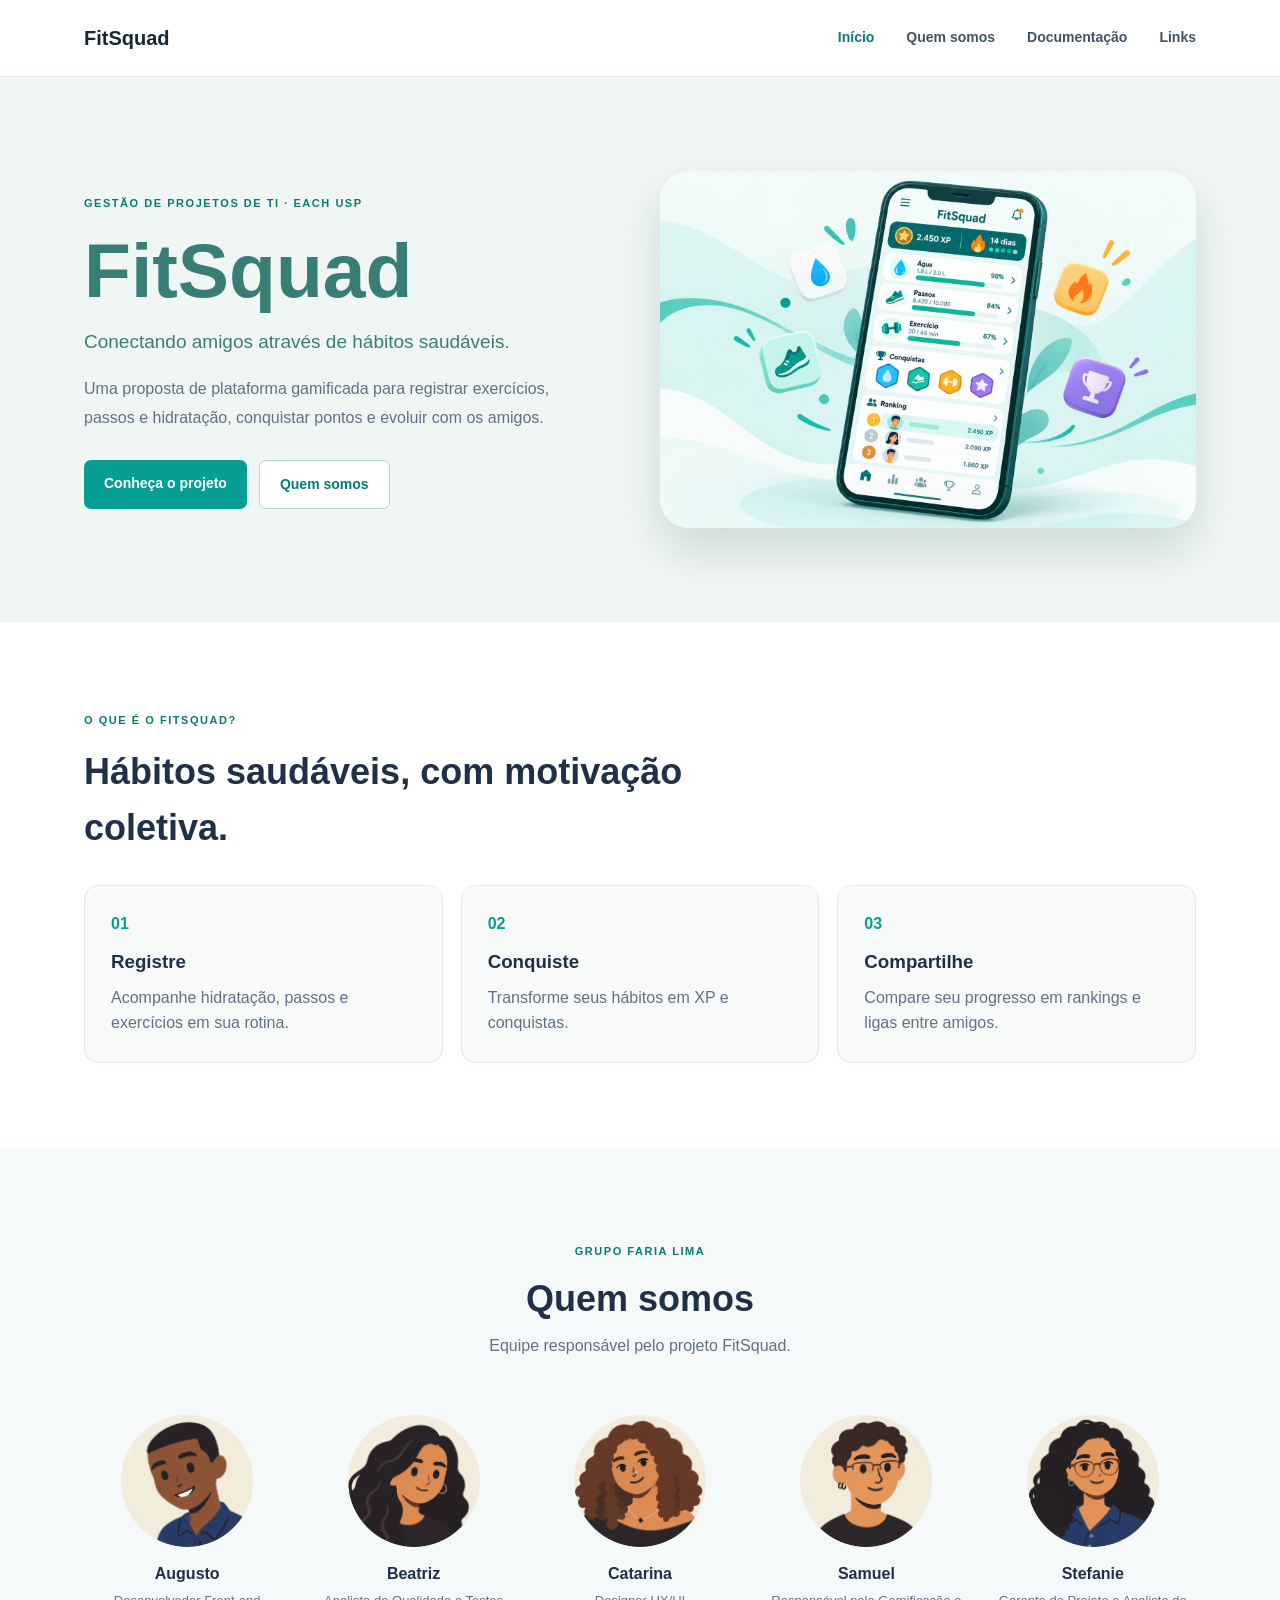
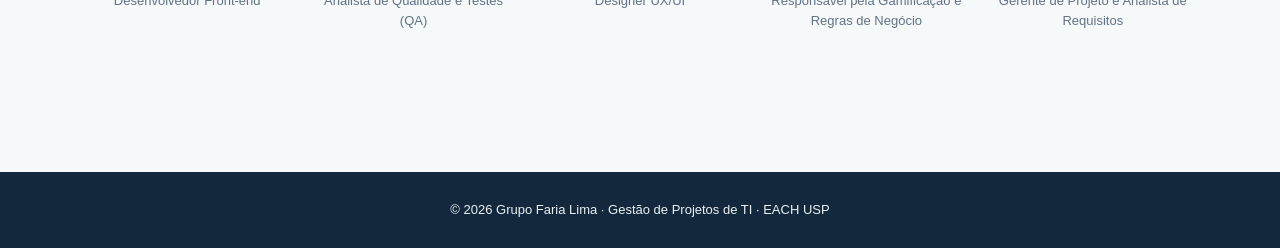
<file: index.html>
<!doctype html>
<html lang="pt-BR">
  <head>
    <meta charset="utf-8">
    <meta name="viewport" content="width=device-width,initial-scale=1">
    <meta name="description" content="FitSquad: conectando amigos através de hábitos saudáveis.">
    <title>FitSquad | Início</title>
    <link rel="icon" href="icon.png">
    <link rel="stylesheet" href="style.css?v=20261031">
  </head>
  <body>
    <header class="cabecalho">
      <nav class="menu container" aria-label="Navegação principal">
        <a class="logo" href="index.html">FitSquad</a>
        <div class="links">
          <a aria-current="page" href="index.html">Início</a>
          <a href="#equipe">Quem somos</a>
          <a href="documentacao.html">Documentação</a>
          <a href="links.html">Links</a>
        </div>
      </nav>
    </header>
    <main>
      <section id="inicio" class="hero">
        <div class="container hero-grid">
          <div class="hero-copy">
            <span class="eyebrow">GESTÃO DE PROJETOS DE TI · EACH USP</span>
            <h1>FitSquad</h1>
            <p>Conectando amigos através de hábitos saudáveis.</p>
            <p class="descricao-hero">Uma proposta de plataforma gamificada para registrar exercícios, passos e hidratação, conquistar pontos e evoluir com os amigos.</p>
            <div class="acoes">
              <a class="botao" href="documentacao.html">Conheça o projeto</a>
              <a class="botao secundario" href="#equipe">Quem somos</a>
            </div>
          </div>
          <div class="hero-art">
            <img src="images/fitsquad-app-hero.png" alt="Celular exibindo o aplicativo FitSquad com hábitos, pontos, conquistas e ranking">
          </div>
        </div>
      </section>
      <section class="visao">
        <div class="container">
          <span class="eyebrow">O QUE É O FITSQUAD?</span>
          <h2>Hábitos saudáveis, com motivação coletiva.</h2>
          <div class="vantagens">
            <article>
              <span class="numero">01</span>
              <h3>Registre</h3>
              <p>Acompanhe hidratação, passos e exercícios em sua rotina.</p>
            </article>
            <article>
              <span class="numero">02</span>
              <h3>Conquiste</h3>
              <p>Transforme seus hábitos em XP e conquistas.</p>
            </article>
            <article>
              <span class="numero">03</span>
              <h3>Compartilhe</h3>
              <p>Compare seu progresso em rankings e ligas entre amigos.</p>
            </article>
          </div>
        </div>
      </section>
      <section id="equipe" class="equipe">
        <div class="container">
          <span class="eyebrow">GRUPO FARIA LIMA</span>
          <h2>Quem somos</h2>
          <p class="subtitulo">Equipe responsável pelo projeto FitSquad.</p>
          <div class="pessoas">
            <article class="pessoa">
              <div class="foto"><img src="images/augusto.png" alt="Foto de Augusto"></div>
              <h3>Augusto</h3>
              <p>Desenvolvedor Front-end</p>
            </article>
            <article class="pessoa">
              <div class="foto"><img src="images/bea.png" alt="Foto de Beatriz"></div>
              <h3>Beatriz</h3>
              <p>Analista de Qualidade e Testes (QA)</p>
            </article>
            <article class="pessoa">
              <div class="foto"><img src="images/cat.png" alt="Foto de Catarina"></div>
              <h3>Catarina</h3>
              <p>Designer UX/UI</p>
            </article>
            <article class="pessoa">
              <div class="foto"><img src="images/samuel.png" alt="Foto de Samuel"></div>
              <h3>Samuel</h3>
              <p>Responsável pela Gamificação e Regras de Negócio</p>
            </article>
            <article class="pessoa">
              <div class="foto"><img src="images/ste.png" alt="Foto de Stefanie"></div>
              <h3>Stefanie</h3>
              <p>Gerente de Projeto e Analista de Requisitos</p>
            </article>
          </div>
        </div>
      </section>
    </main>
    <footer>
      <div class="container">© 2026 Grupo Faria Lima · Gestão de Projetos de TI · EACH USP</div>
    </footer>
  </body>
</html>
</file>
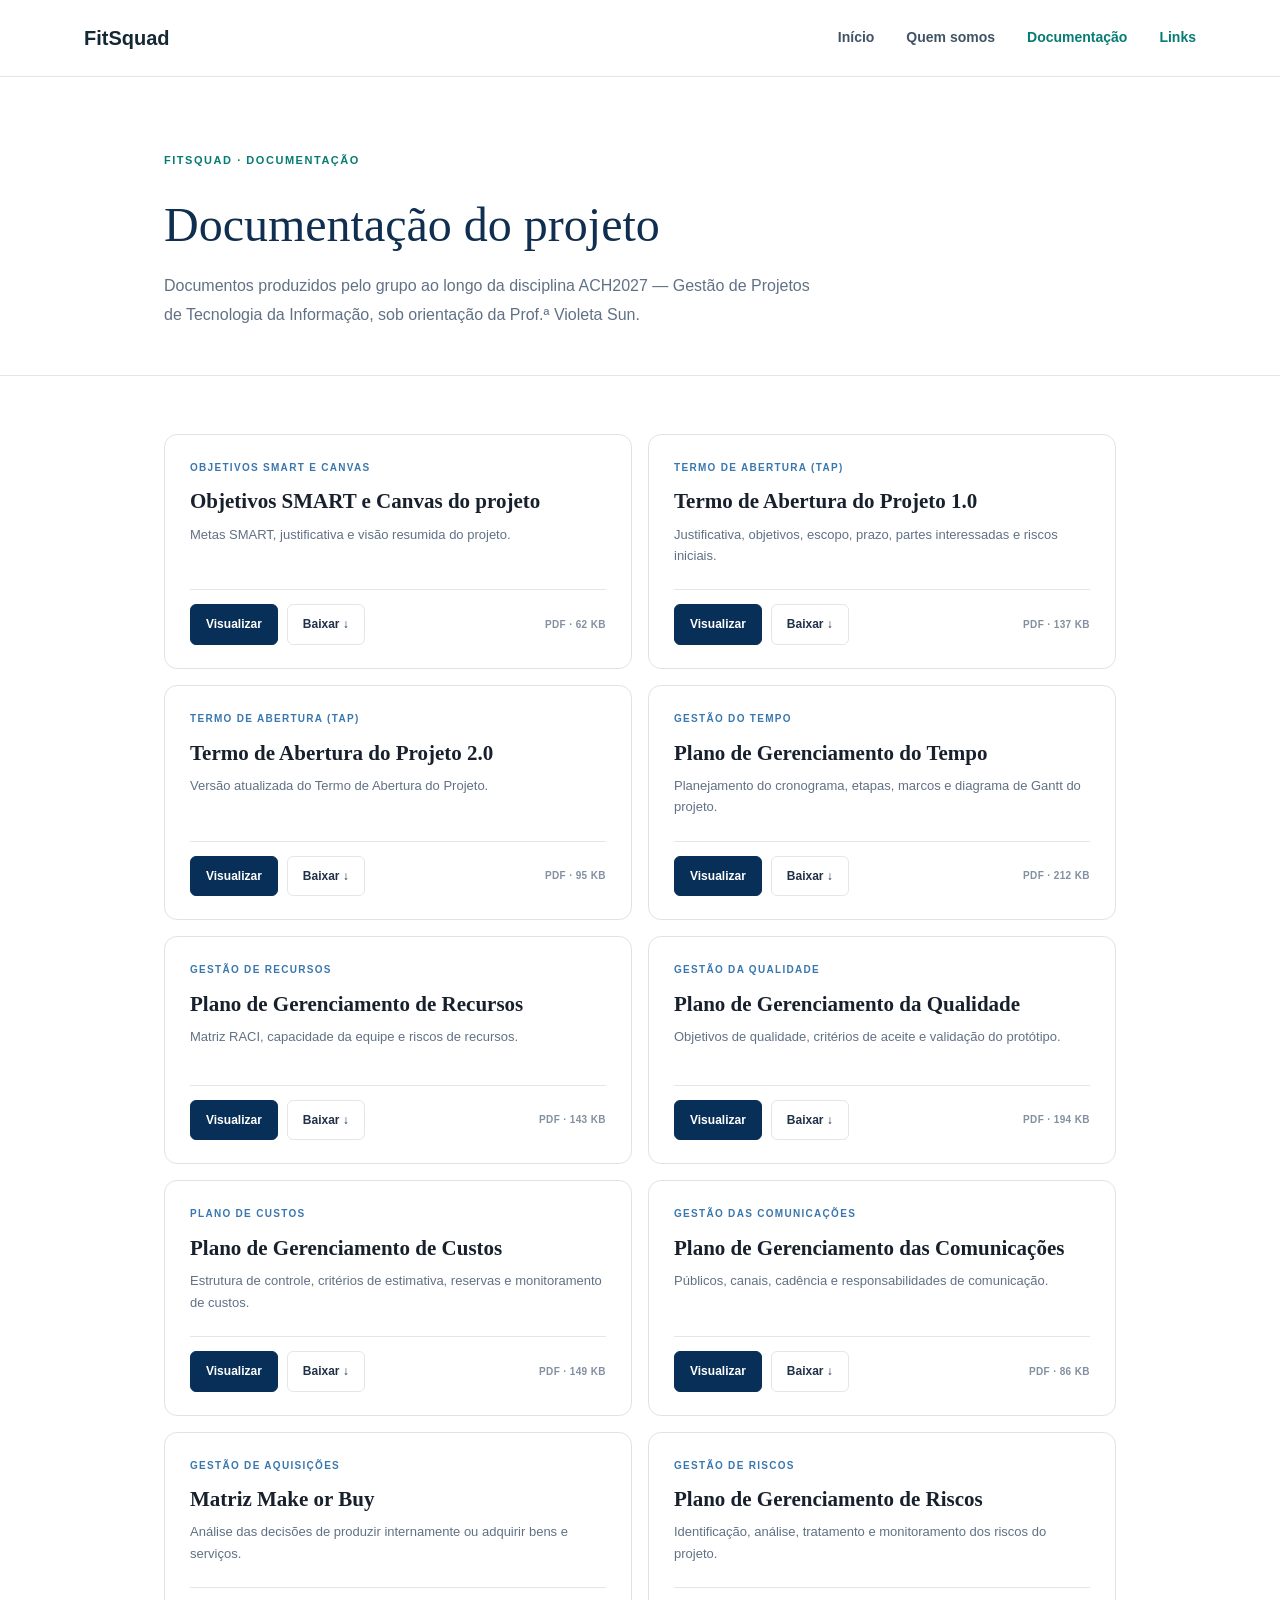
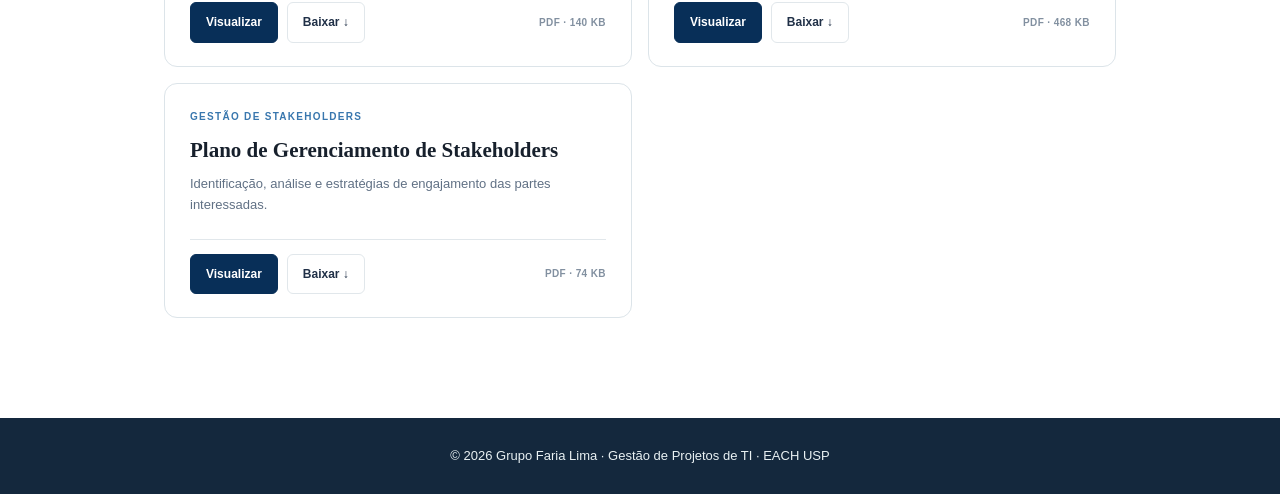
<file: documentacao.html>
<!doctype html>
<html lang="pt-BR">
  <head>
    <meta charset="utf-8">
    <meta name="viewport" content="width=device-width,initial-scale=1">
    <meta name="description" content="Documentação do projeto FitSquad">
    <title>FitSquad | Documentação</title>
    <link rel="icon" href="icon.png">
    <link rel="stylesheet" href="style.css">
  </head>
  <body>
    <header class="cabecalho">
      <nav class="menu container" aria-label="Navegação principal">
        <a class="logo" href="index.html">FitSquad</a>
        <div class="links">
          <a href="index.html">Início</a>
          <a href="index.html#equipe">Quem somos</a>
          <a href="documentacao.html" aria-current="page">Documentação</a>
          <a href="links.html" aria-current="page">Links</a>
        </div>
      </nav>
    </header>
    <main class="docs-main">
      <section class="docs-cabecalho">
        <div class="container docs-container">
          <span class="eyebrow">FITSQUAD · DOCUMENTAÇÃO</span>
          <h1>Documentação do projeto</h1>
          <p class="intro-doc">Documentos produzidos pelo grupo ao longo da disciplina ACH2027 — Gestão de Projetos de Tecnologia da Informação, sob orientação da Prof.ª Violeta Sun.</p>
        </div>
      </section>
      <section class="docs-conteudo">
        <div class="container docs-container">
          <div id="documentos-grid" class="documentos-grid" aria-live="polite">
            <p>Carregando documentos...</p>
          </div>
          <p id="doc-erro" class="mensagem-erro" hidden></p>
        </div>
      </section>
    </main>

    <footer>
      <div class="container">© 2026 Grupo Faria Lima · Gestão de Projetos de TI · EACH USP</div>
    </footer>
    
    <dialog id="visualizador-pdf" class="pdf-modal" aria-labelledby="pdf-titulo">
      <div class="pdf-modal-conteudo">
        <header class="pdf-modal-cabecalho">
          <h2 id="pdf-titulo">Visualização do documento</h2>
          <div class="pdf-modal-acoes">
            <a id="pdf-download" class="doc-botao" href="#" download>Baixar PDF</a>
            <button id="pdf-fechar" class="pdf-fechar" type="button" aria-label="Fechar visualização">×</button>
          </div>
        </header>
        <div class="pdf-modal-corpo">
          <iframe id="pdf-frame" title="Visualização do documento PDF"></iframe>
        </div>
      </div>
    </dialog>
    <script src="documentacao.js?v=20261031b" defer></script>
  </body>
</html>
</file>
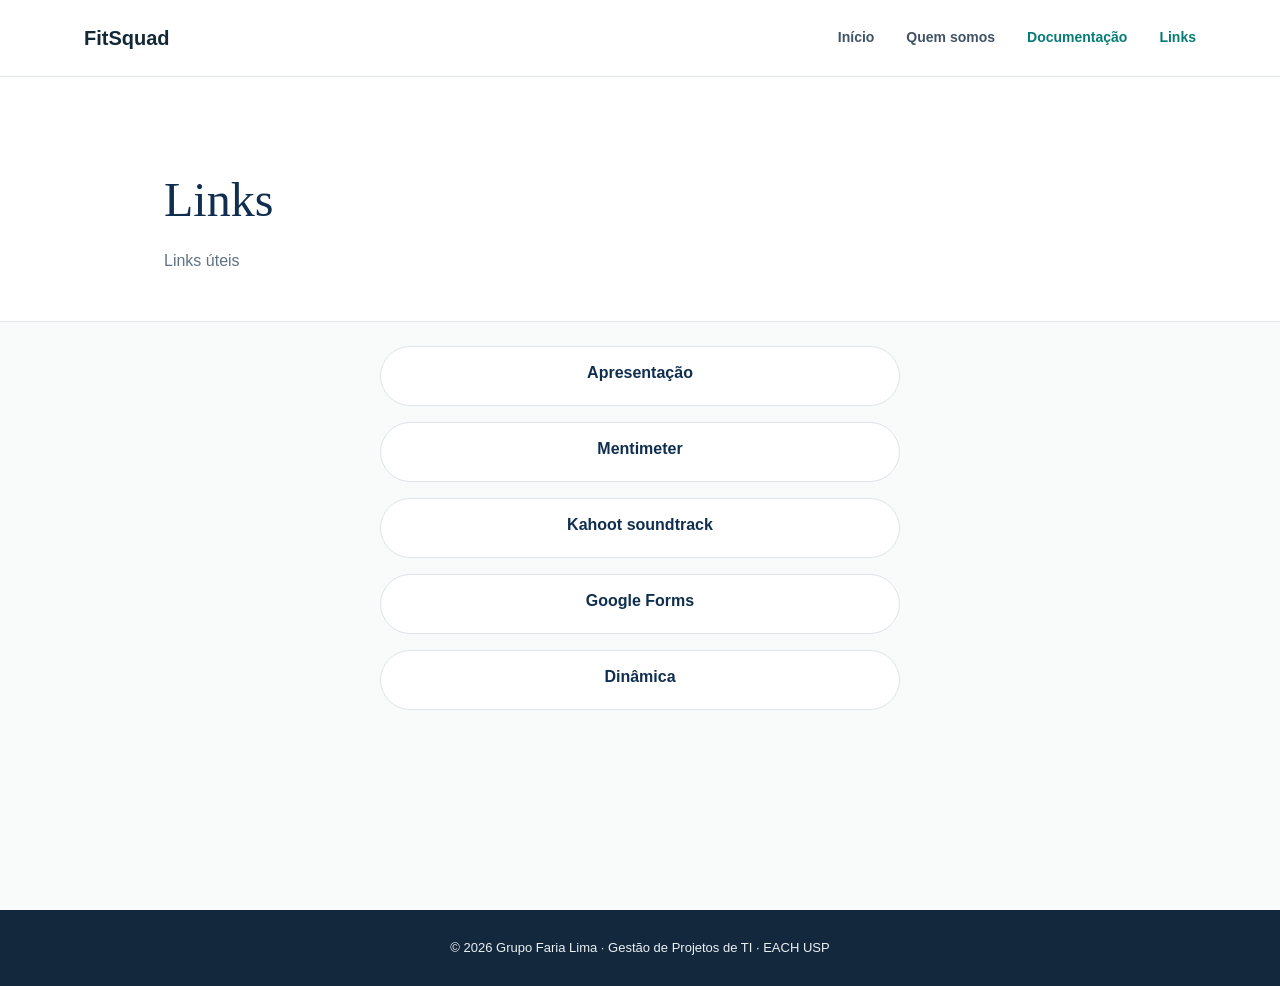
<file: links.html>
<!doctype html>
<html lang="pt-BR">
  <head>
    <meta charset="utf-8">
    <meta name="viewport" content="width=device-width,initial-scale=1">
    <meta name="description" content="Links do projeto FitSquad">
    <title>FitSquad | Links</title>
    <link rel="icon" href="icon.png">
    <link rel="stylesheet" href="style.css">
  </head>
  <body>
    <header class="cabecalho">
      <nav class="menu container" aria-label="Navegação principal">
        <a class="logo" href="index.html">FitSquad</a>
        <div class="links">
          <a href="index.html">Início</a>
          <a href="index.html#equipe">Quem somos</a>
          <a href="documentacao.html" aria-current="page">Documentação</a>
          <a href="links.html" aria-current="page">Links</a>
        </div>
      </nav>
    </header>


    <main class="docs-main" style="min-height: 0vh">
      <section class="docs-cabecalho">
        <div class="container docs-container">
          <h1>Links</h1>
          <p class="intro-doc">Links úteis</p>
        </div>
      </section>
    </main>


    <section class="links-main">
      <div class="links-list" role="group" style="min-height: 60vh">
        
        <a class="link-pill" type="button" href="https://canva.link/siihkkzj8c6o2yc">
          Apresentação
        </a>

        <a class="link-pill" type="button" href="https://www.mentimeter.com/app/home">
          Mentimeter
        </a>

         <a class="link-pill" type="button" href="https://www.youtube.com/watch?v=s6IpANWeBsA">
          Kahoot soundtrack
        </a>

        <a class="link-pill" type="button" href="https://forms.gle/bDcRXZFeyLMNpNQy5">
          Google Forms
        </a>

        <a class="link-pill" type="button" href="https://canva.link/pqohp8b79cmsplu">
          Dinâmica
        </a>

        

      </div>
    </section>



    <footer>
      <div class="container">© 2026 Grupo Faria Lima · Gestão de Projetos de TI · EACH USP</div>
    </footer>
    
   
  </body>
</html>
</file>
<file: style.css>
:root {
  --verde: #079f95;
  --verde-escuro: #067b74;
  --verde-texto: #397e76;
  --azul: #122b47;
  --texto: #203047;
  --cinza: #617185;
  --borda: #e1e7eb;
  --fundo: #f6f9f9;
}

* {
  box-sizing: border-box;
}

html {
  scroll-behavior: smooth;
  scroll-padding-top: 90px;
}

body {
  margin: 0;
  font-family: Arial, Helvetica, sans-serif;
  color: var(--texto);
  line-height: 1.55;
}

a {
  text-decoration: none;
  color: inherit;
}

button,
input {
  font: inherit;
}

.container {
  max-width: 1160px;
  margin: auto;
  padding-inline: 24px;
}

.cabecalho {
  position: sticky;
  top: 0;
  z-index: 20;
  background: #fff;
  border-bottom: 1px solid var(--borda);
}

.menu {
  height: 76px;
  display: flex;
  align-items: center;
  justify-content: space-between;
  gap: 20px;
}

.logo {
  font-size: 20px;
  font-weight: 800;
  color: #142836;
}

.links {
  display: flex;
  align-items: center;
  gap: 32px;
}

.links a {
  font-size: 14px;
  font-weight: 600;
  color: #405365;
}

.links a:hover,
.links a[aria-current=page] {
  color: var(--verde-escuro);
}

.eyebrow {
  font-size: 11px;
  font-weight: 800;
  letter-spacing: .14em;
  color: var(--verde-escuro);
}

h1,
h2,
h3,
p {
  margin-top: 0;
}

.hero {
  background: #f0f6f4;
}

.hero-grid {
  min-height: 545px;
  display: grid;
  grid-template-columns: 1fr 1fr;
  align-items: center;
  gap: 40px;
}

.hero h1 {
  font-size: clamp(52px, 6vw, 80px);
  line-height: 1.1;
  color: var(--verde-texto);
  margin: 14px 0;
}

.hero-copy>p {
  font-size: 19px;
  color: var(--verde-texto);
}

.hero-copy .descricao-hero {
  font-size: 16px;
  line-height: 1.8;
  color: var(--cinza);
  max-width: 510px;
}

.hero-art img {
  width: 100%;
  height: auto;
  display: block;
}

.acoes {
  display: flex;
  gap: 12px;
  flex-wrap: wrap;
  margin-top: 27px;
}

.botao {
  display: inline-block;
  padding: 13px 20px;
  background: var(--verde);
  color: #fff;
  border-radius: 7px;
  font-weight: 700;
  font-size: 14px;
}

.botao:hover {
  background: var(--verde-escuro);
}

.botao.secundario {
  background: #fff;
  color: var(--verde-escuro);
  border: 1px solid #b3d8d4;
}

.visao {
  padding: 85px 0;
  background: #fff;
}

.visao h2 {
  font-size: clamp(25px, 3vw, 36px);
  max-width: 700px;
  margin: 12px 0 30px;
}

.vantagens {
  display: grid;
  grid-template-columns: repeat(3, 1fr);
  gap: 18px;
}

.vantagens article {
  background: #f7faf9;
  padding: 26px;
  border: 1px solid var(--borda);
  border-radius: 14px;
}

.vantagens h3 {
  margin: 10px 0;
}

.vantagens p {
  margin-bottom: 0;
  color: var(--cinza);
}

.numero {
  font-weight: 800;
  color: var(--verde);
}

.equipe {
  text-align: center;
  padding: 90px 0 110px;
  background: var(--fundo);
}

.equipe h2 {
  font-size: 36px;
  margin: 8px 0;
}

.subtitulo {
  color: var(--cinza);
  margin-bottom: 38px;
}

.pessoas {
  display: grid;
  grid-template-columns: repeat(5, minmax(0, 1fr));
  gap: 20px;
}

.pessoa {
  padding: 18px 8px;
}

.foto {
  width: 132px;
  height: 132px;
  border-radius: 50%;
  margin: 0 auto 15px;
  background: #e8eeed;
  display: flex;
  align-items: center;
  justify-content: center;
  overflow: hidden;
}

.foto img {
  max-width: 100%;
  max-height: 100%;
  object-fit: contain;
}

.pessoa h3 {
  font-size: 16px;
  margin-bottom: 4px;
}

.pessoa p {
  font-size: 13px;
  color: var(--cinza);
}

footer {
  padding: 28px 0;
  background: #14283d;
  color: #e9f1f3;
  text-align: center;
  font-size: 13px;
}

.docs-main {
  background: #f9fbfb;
  min-height: 80vh;
  padding: 75px 0 105px;
}

.docs-main h1 {
  font-size: clamp(34px, 4vw, 50px);
  margin: 10px 0;
}

.intro-doc {
  color: var(--cinza);
  max-width: 700px;
  line-height: 1.8;
}

.docs-toolbar {
  margin: 34px 0 24px;
  max-width: 450px;
}

.docs-toolbar label {
  display: block;
  font-size: 13px;
  font-weight: 700;
  margin-bottom: 9px;
}

.docs-toolbar input {
  width: 100%;
  border: 1px solid #cfd9df;
  border-radius: 9px;
  padding: 13px 14px;
  background: #fff;
  outline-color: var(--verde);
}

.documentos-grid {
  display: grid;
  grid-template-columns: repeat(2, minmax(0, 1fr));
  gap: 19px;
}

.documento-card {
  display: flex;
  flex-direction: column;
  min-height: 226px;
  background: #fff;
  border: 1px solid var(--borda);
  border-radius: 13px;
  padding: 23px 25px;
  transition: box-shadow .15s, transform .15s;
}

.documento-card:hover {
  box-shadow: 0 10px 28px #193f5012;
  transform: translateY(-2px);
}

.doc-categoria {
  font-size: 10px;
  font-weight: 800;
  letter-spacing: .13em;
  text-transform: uppercase;
  color: var(--verde-escuro);
}

.doc-titulo {
  font-family: Georgia, serif;
  font-size: 21px;
  line-height: 1.3;
  margin: 13px 0 8px;
}

.doc-descricao {
  font-size: 13px;
  color: var(--cinza);
  line-height: 1.65;
  flex: 1;
}

.doc-acoes {
  display: flex;
  gap: 9px;
  border-top: 1px solid var(--borda);
  padding-top: 14px;
  margin-top: 10px;
}

.doc-botao {
  display: inline-flex;
  align-items: center;
  justify-content: center;
  padding: 9px 14px;
  border: 1px solid var(--borda);
  border-radius: 6px;
  font-size: 12px;
  font-weight: 700;
}

.doc-botao.primario {
  background: var(--azul);
  border-color: var(--azul);
  color: #fff;
}

.doc-botao:hover {
  opacity: .88;
}

.em-breve {
  font-size: 12px;
  color: var(--cinza);
  font-weight: 700;
  padding: 9px 0;
}

.mensagem-erro {
  color: #b42318;
}

.vazio {
  color: var(--cinza);
}


.links-main {
    display: flex;
    align-items: center;
    justify-content: center;
    padding: 24px;
    background: #f9fbfb;
}

.links-list {
  display: flex;
  flex-direction: column;
  gap: 16px;
  width: min(100%, 520px);
}

.link-pill {
  min-height: 60px;
  padding: 14px 28px;
  border: 1px solid #dce4e9;
  border-radius: 999px;
  background: #fff;
  color: #102f50;
  font-size: 16px;
  font-weight: 700;
  text-align: center;
  /* cursor: pointer; */
  transition: background-color .2s, border-color .2s, box-shadow .2s, transform .2s;
}

.link-pill:not(:disabled):hover {
  transform: translateY(-2px);
  border-color: #079f95;
  background: #f7faf9;
  box-shadow: 0 8px 18px rgba(13, 77, 74, .14);
}

.link-pill:focus-visible {
  outline: 3px solid rgba(7, 159, 149, .35);
  outline-offset: 3px;
}

.link-pill:disabled {
  cursor: default;
  opacity: 1;
}

@media (max-width: 850px) {
  .hero-grid {
    grid-template-columns: 1fr;
    padding-block: 65px;
    text-align: center;
  }

  .hero-copy .descricao-hero {
    margin-inline: auto;
  }

  .acoes {
    justify-content: center;
  }

  .hero-art {
    max-width: 550px;
    margin: auto;
  }

  .pessoas {
    grid-template-columns: repeat(3, 1fr);
  }
}

@media (max-width: 600px) {
  .container {
    padding-inline: 18px;
  }

  .menu {
    height: auto;
    min-height: 75px;
    align-items: flex-start;
    flex-direction: column;
    justify-content: center;
    gap: 9px;
    padding-block: 13px;
  }

  .links {
    gap: 16px;
    flex-wrap: wrap;
  }

  .links a {
    font-size: 12px;
  }

  .hero-grid {
    min-height: 0;
  }

  .hero h1 {
    font-size: 49px;
  }

  .hero-copy>p {
    font-size: 16px;
  }

  .vantagens,
  .documentos-grid {
    grid-template-columns: 1fr;
  }

  .pessoas {
    grid-template-columns: repeat(2, 1fr);
  }

  .foto {
    height: 112px;
    width: 112px;
  }

  .visao,
  .equipe,
  .docs-main {
    padding-block: 55px;
  }

  .documento-card {
    min-height: 205px;
  }

  html {
    scroll-padding-top: 125px;
  }
}

.hero {
  overflow: hidden;
}

.hero-art {
  padding: 24px 0;
  filter: drop-shadow(0 22px 22px rgba(13, 77, 74, .16));
  animation: hero-float 5s ease-in-out infinite;
  will-change: transform;
}

.hero-art img {
  border-radius: 28px;
}

@keyframes hero-float {
  0%,
  100% {
    transform: translateY(0) rotate(-.35deg);
  }

  50% {
    transform: translateY(-12px) rotate(.35deg);
  }
}

@media (prefers-reduced-motion: reduce) {
  html {
    scroll-behavior: auto;
  }

  .hero-art {
    animation: none;
  }
}

.docs-main {
  padding: 0;
  background: #fff;
}

.docs-container {
  max-width: 1000px;
}

.docs-cabecalho {
  padding: 70px 0 45px;
  border-bottom: 1px solid var(--borda);
}

.docs-cabecalho h1 {
  font-family: Georgia, serif;
  font-size: clamp(36px, 4vw, 48px);
  font-weight: 500;
  color: #102f50;
  margin: 16px 0 10px;
}

.docs-cabecalho .intro-doc {
  max-width: 650px;
  margin: 0;
}

.docs-conteudo {
  padding: 58px 0 100px;
}

.docs-toolbar {
  margin: 0 0 28px;
  max-width: 390px;
}

.documentos-grid {
  gap: 16px;
}

.documento-card {
  min-height: 228px;
  padding: 25px 25px 23px;
  border-color: #dce4e9;
  box-shadow: none;
}

.doc-categoria {
  color: #3977ae;
}

.doc-titulo {
  color: #17202c;
}

.doc-acoes {
  align-items: center;
}

.doc-botao {
  padding: 10px 15px;
}

.doc-botao.primario {
  background: #082f58;
  border-color: #082f58;
}

.doc-meta {
  margin-left: auto;
  color: #8290a0;
  font-size: 10px;
  font-weight: 700;
  letter-spacing: .04em;
  white-space: nowrap;
}

@media (max-width: 600px) {
  .docs-cabecalho {
    padding: 48px 0 34px;
  }

  .docs-conteudo {
    padding: 38px 0 65px;
  }

  .doc-meta {
    width: 100%;
    margin: 4px 0 0;
  }

  .doc-acoes {
    flex-wrap: wrap;
  }
}

.pdf-modal {
  width: min(1180px, calc(100% - 32px));
  height: min(850px, calc(100% - 32px));
  max-width: none;
  max-height: none;
  padding: 0;
  border: 0;
  border-radius: 20px;
  overflow: hidden;
  box-shadow: 0 24px 70px rgba(5, 29, 52, .3);
}

.pdf-modal::backdrop {
  background: rgba(24, 54, 82, .72);
  backdrop-filter: blur(3px);
}

.pdf-modal-conteudo {
  height: 100%;
  display: flex;
  flex-direction: column;
  background: #f5f7f9;
}

.pdf-modal-cabecalho {
  min-height: 86px;
  padding: 18px 24px;
  display: flex;
  align-items: center;
  justify-content: space-between;
  gap: 20px;
  background: #fff;
  border-bottom: 1px solid var(--borda);
}

.pdf-modal-cabecalho h2 {
  margin: 0;
  font-size: 20px;
  color: #102f50;
}

.pdf-modal-acoes {
  display: flex;
  align-items: center;
  gap: 12px;
}

.pdf-modal-acoes .doc-botao {
  background: #fff;
  color: #102f50;
}

.pdf-fechar {
  width: 48px;
  height: 48px;
  border: 1px solid var(--borda);
  border-radius: 10px;
  background: #fff;
  color: #102f50;
  font-size: 30px;
  line-height: 1;
  cursor: pointer;
}

.pdf-fechar:hover,
.pdf-modal-acoes .doc-botao:hover {
  background: #f1f5f7;
}

.pdf-modal-corpo {
  flex: 1;
  min-height: 0;
  padding: 18px;
}

.pdf-modal-corpo iframe {
  width: 100%;
  height: 100%;
  display: block;
  border: 0;
  background: #fff;
  border-radius: 8px;
}

@media (max-width: 600px) {
  .pdf-modal {
    width: 100%;
    height: 100%;
    border-radius: 0;
  }

  .pdf-modal-cabecalho {
    min-height: 72px;
    padding: 12px 14px;
  }

  .pdf-modal-cabecalho h2 {
    font-size: 15px;
  }

  .pdf-modal-acoes {
    gap: 7px;
  }

  .pdf-modal-acoes .doc-botao {
    padding: 8px 10px;
    font-size: 11px;
  }

  .pdf-fechar {
    width: 40px;
    height: 40px;
  }

  .pdf-modal-corpo {
    padding: 8px;
  }
}
</file>
